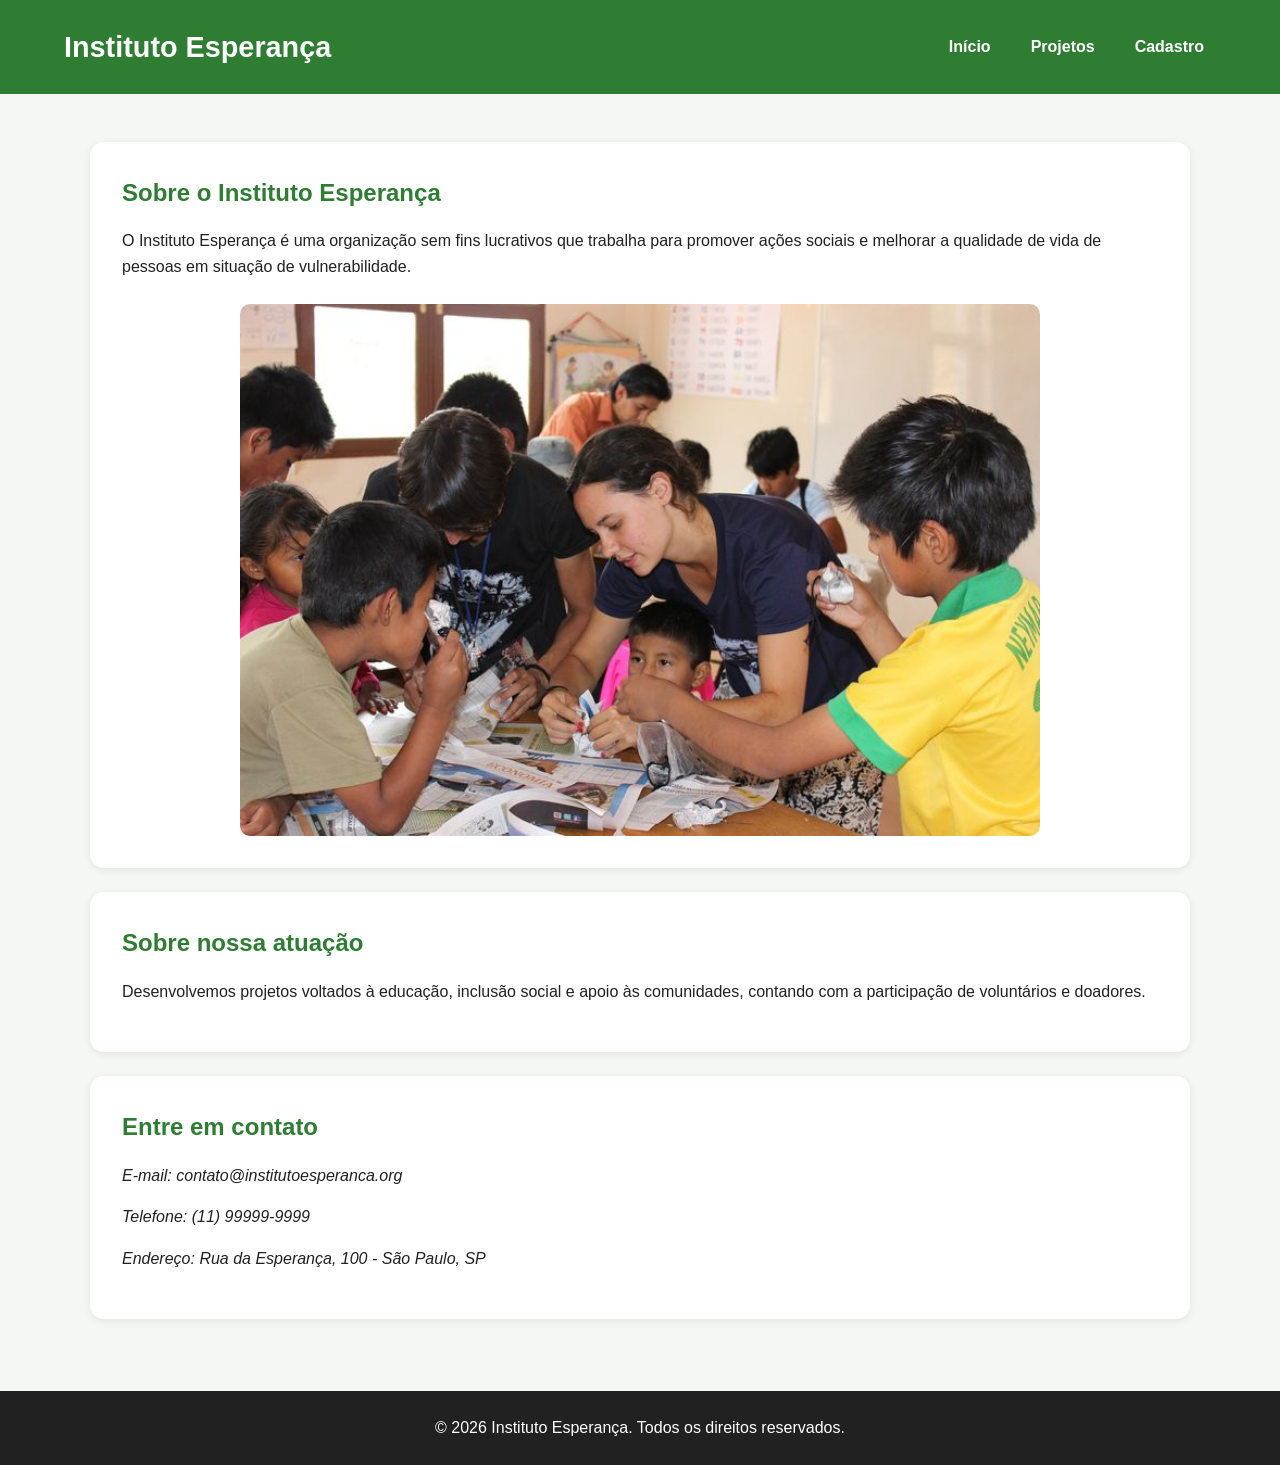
<file: index.html>
<!DOCTYPE html>
<html lang="pt-BR">

<head>
    <meta charset="UTF-8">
    <meta name="viewport" content="width=device-width, initial-scale=1.0">
    <title>Instituto Esperança</title>

    <link rel="stylesheet" href="css/style.css">
</head>

<body>

    <header>
        <h1>Instituto Esperança</h1>

        <nav>
            <a href="#inicio">Início</a>
            <a href="#projetos">Projetos</a>
            <a href="#cadastro">Cadastro</a>
        </nav>
    </header>

    <main id="app">

        <section id="inicio">

            <h2>Sobre o Instituto Esperança</h2>

            <p>
                O Instituto Esperança é uma organização sem fins lucrativos
                que trabalha para promover ações sociais e melhorar a qualidade
                de vida de pessoas em situação de vulnerabilidade.
            </p>

            <img
                src="imagens/ong.jpg"
                alt="Voluntários do Instituto Esperança realizando uma ação social"
            >

        </section>

        <section>

            <h2>Sobre nossa atuação</h2>

            <p>
                Desenvolvemos projetos voltados à educação, inclusão social
                e apoio às comunidades, contando com a participação de
                voluntários e doadores.
            </p>

        </section>

        <section>

            <h2>Entre em contato</h2>

            <address>
                <p>E-mail: contato@institutoesperanca.org</p>
                <p>Telefone: (11) 99999-9999</p>
                <p>Endereço: Rua da Esperança, 100 - São Paulo, SP</p>
            </address>

        </section>

    </main>

    <footer>
        <p>&copy; 2026 Instituto Esperança. Todos os direitos reservados.</p>
    </footer>

    <script src="js/script.js"></script>

</body>

</html>
</file>
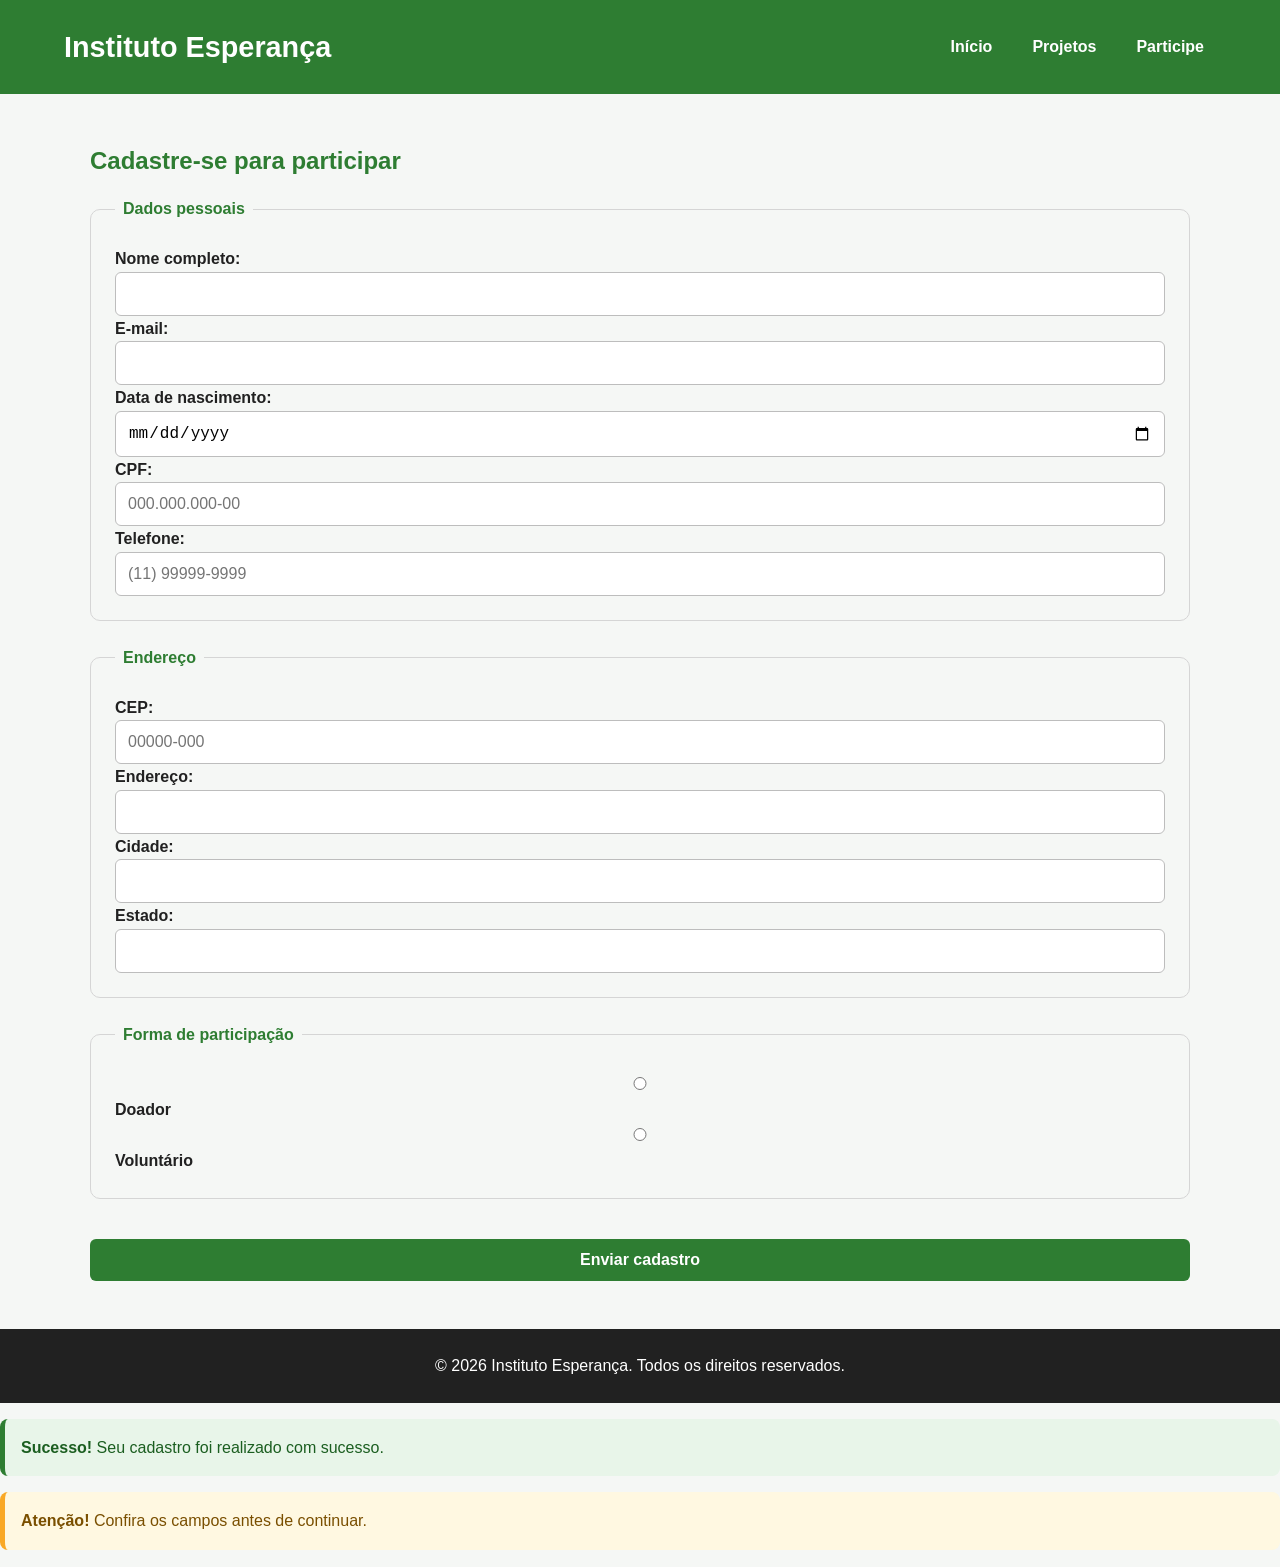
<file: html/cadastro.html>
<!DOCTYPE html>
<html lang="pt-BR">
<head>
    <meta charset="UTF-8">
    <meta name="viewport" content="width=device-width, initial-scale=1.0">
    <title>Cadastro - Instituto Esperança</title>

    <link rel="stylesheet" href="../css/style.css">
</head>

<body>

    <header>
        <h1>Instituto Esperança</h1>

        <nav>
            <a href="index.html">Início</a>
            <a href="projetos.html">Projetos</a>
            <a href="cadastro.html">Participe</a>
        </nav>
    </header>

    <main>

        <h2>Cadastre-se para participar</h2>

        <form>

            <fieldset>
                <legend>Dados pessoais</legend>

                <label for="nome">Nome completo:</label>
                <input type="text" id="nome" name="nome" required>

                <label for="email">E-mail:</label>
                <input type="email" id="email" name="email" required>

                <label for="nascimento">Data de nascimento:</label>
                <input type="date" id="nascimento" name="nascimento" required>

                <label for="cpf">CPF:</label>
                <input
                    type="text"
                    id="cpf"
                    name="cpf"
                    pattern="[0-9]{3}\.?[0-9]{3}\.?[0-9]{3}-?[0-9]{2}"
                    placeholder="000.000.000-00"
                    required
                >

                <label for="telefone">Telefone:</label>
                <input
                    type="tel"
                    id="telefone"
                    name="telefone"
                    pattern="\([0-9]{2}\)\s?[0-9]{4,5}-?[0-9]{4}"
                    placeholder="(11) 99999-9999"
                    required
                >
            </fieldset>

            <fieldset>
                <legend>Endereço</legend>

                <label for="cep">CEP:</label>
                <input
                    type="text"
                    id="cep"
                    name="cep"
                    pattern="[0-9]{5}-?[0-9]{3}"
                    placeholder="00000-000"
                    required
                >

                <label for="endereco">Endereço:</label>
                <input type="text" id="endereco" name="endereco" required>

                <label for="cidade">Cidade:</label>
                <input type="text" id="cidade" name="cidade" required>

                <label for="estado">Estado:</label>
                <input type="text" id="estado" name="estado" required>
            </fieldset>

            <fieldset>
                <legend>Forma de participação</legend>

                <label>
                    <input
                        type="radio"
                        name="participacao"
                        value="doador"
                        required
                    >
                    Doador
                </label>

                <label>
                    <input
                        type="radio"
                        name="participacao"
                        value="voluntario"
                    >
                    Voluntário
                </label>
            </fieldset>

            <button type="submit">Enviar cadastro</button>

        </form>

    </main>

    <footer>
        <p>&copy; 2026 Instituto Esperança. Todos os direitos reservados.</p>
    </footer>

</body>
</html>

<div class="alert alert-sucesso">
    <strong>Sucesso!</strong>
    Seu cadastro foi realizado com sucesso.
</div>

<div class="alert alert-atencao">
    <strong>Atenção!</strong>
    Confira os campos antes de continuar.
</div>
</file>
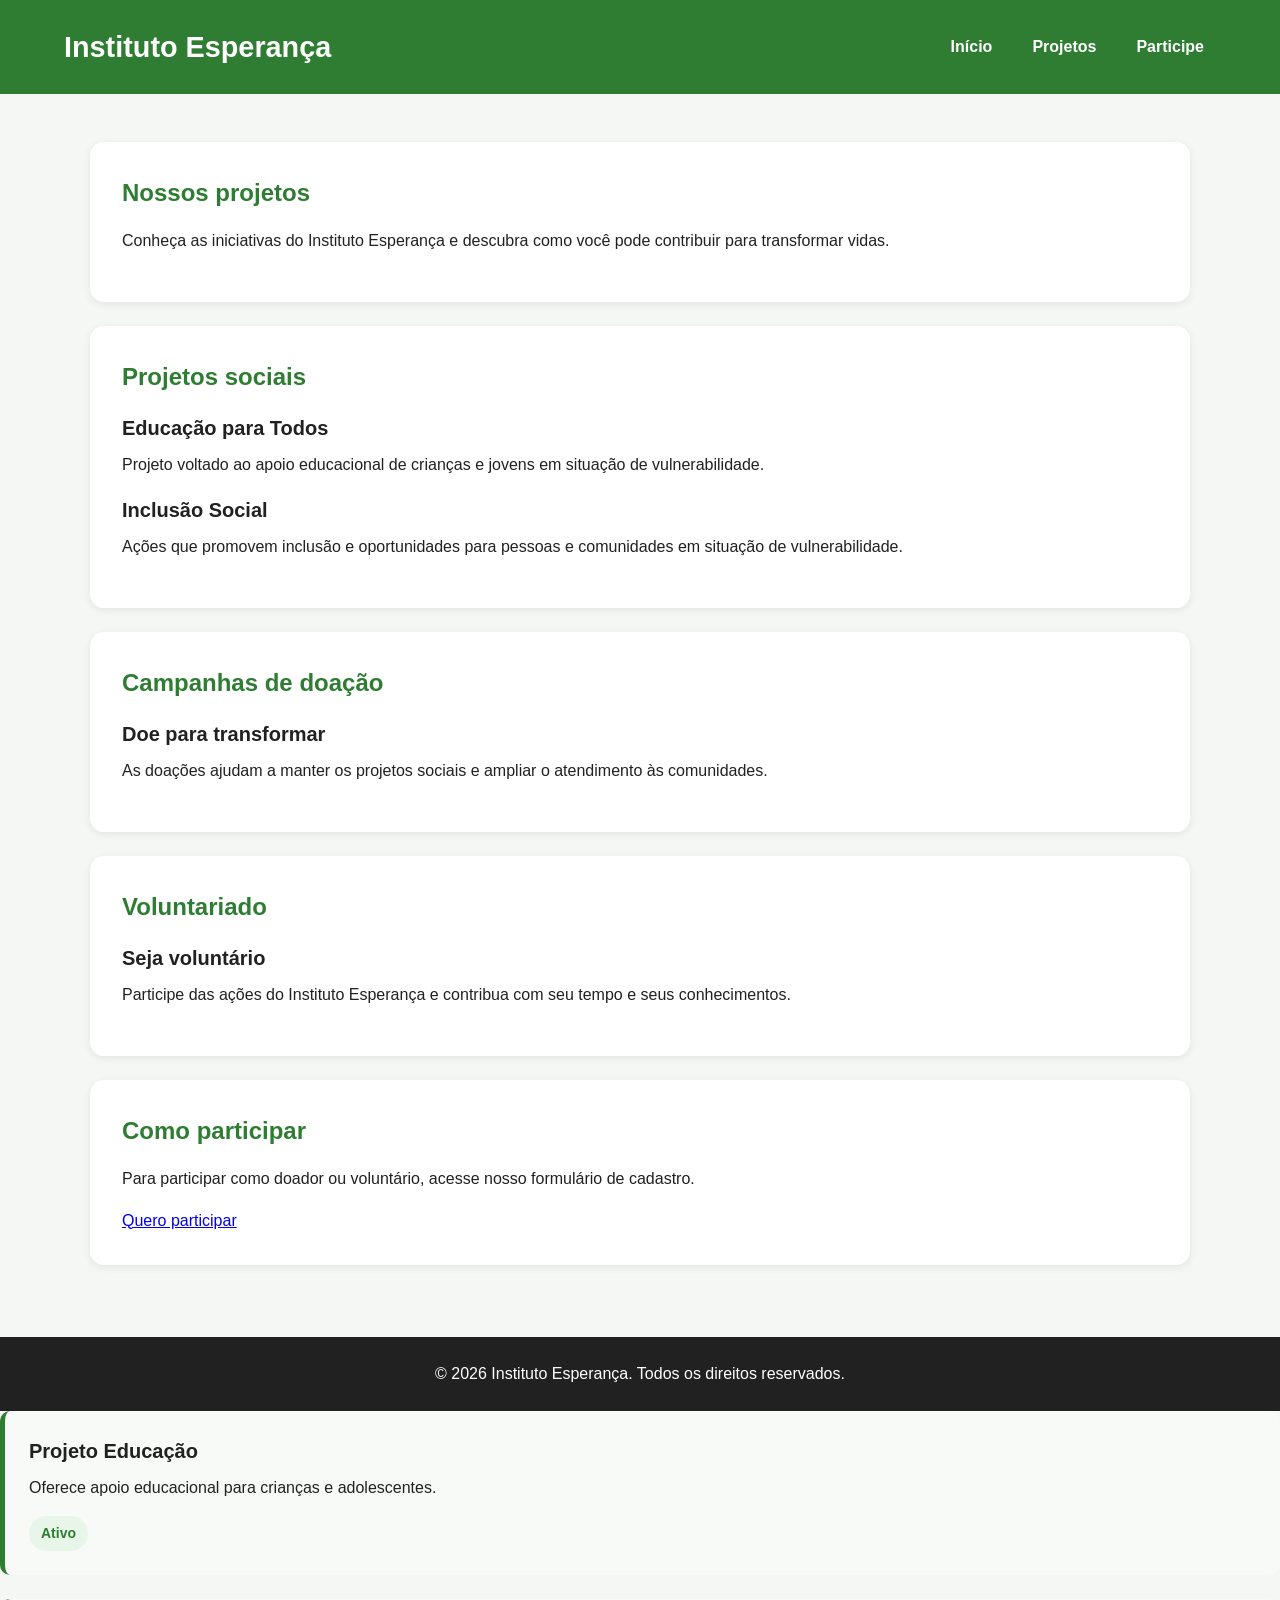
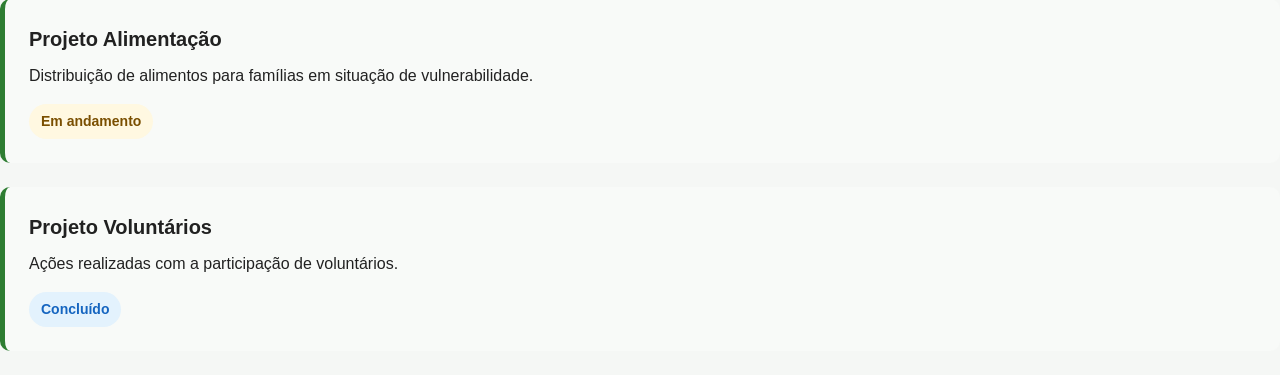
<file: html/projetos.html>
<!DOCTYPE html>
<html lang="pt-BR">
<head>
    <meta charset="UTF-8">
    <meta name="viewport" content="width=device-width, initial-scale=1.0">
    <title>Projetos - Instituto Esperança</title>

    <link rel="stylesheet" href="../css/style.css">
</head>

<body>

    <header>
        <h1>Instituto Esperança</h1>

        <nav>
            <a href="index.html">Início</a>
            <a href="projetos.html">Projetos</a>
            <a href="cadastro.html">Participe</a>
        </nav>
    </header>

    <main>

        <section>
            <h2>Nossos projetos</h2>

            <p>
                Conheça as iniciativas do Instituto Esperança e descubra
                como você pode contribuir para transformar vidas.
            </p>
        </section>

        <section>
            <h2>Projetos sociais</h2>

            <article>
                <h3>Educação para Todos</h3>
                <p>
                    Projeto voltado ao apoio educacional de crianças e jovens
                    em situação de vulnerabilidade.
                </p>
            </article>

            <article>
                <h3>Inclusão Social</h3>
                <p>
                    Ações que promovem inclusão e oportunidades para pessoas
                    e comunidades em situação de vulnerabilidade.
                </p>
            </article>
        </section>

        <section>
            <h2>Campanhas de doação</h2>

            <article>
                <h3>Doe para transformar</h3>
                <p>
                    As doações ajudam a manter os projetos sociais e ampliar
                    o atendimento às comunidades.
                </p>
            </article>
        </section>

        <section>
            <h2>Voluntariado</h2>

            <article>
                <h3>Seja voluntário</h3>
                <p>
                    Participe das ações do Instituto Esperança e contribua
                    com seu tempo e seus conhecimentos.
                </p>
            </article>
        </section>

        <section>
            <h2>Como participar</h2>

            <p>
                Para participar como doador ou voluntário, acesse nosso
                formulário de cadastro.
            </p>

            <a href="cadastro.html">Quero participar</a>
        </section>

    </main>

    <footer>
        <p>&copy; 2026 Instituto Esperança. Todos os direitos reservados.</p>
    </footer>

    <div class="projeto">
    <h3>Projeto Educação</h3>
    <p>Oferece apoio educacional para crianças e adolescentes.</p>
    <span class="badge badge-ativo">Ativo</span>
</div>

<div class="projeto">
    <h3>Projeto Alimentação</h3>
    <p>Distribuição de alimentos para famílias em situação de vulnerabilidade.</p>
    <span class="badge badge-andamento">Em andamento</span>
</div>

<div class="projeto">
    <h3>Projeto Voluntários</h3>
    <p>Ações realizadas com a participação de voluntários.</p>
    <span class="badge badge-concluido">Concluído</span>
</div>

</body>
</html>
</file>
<file: css/style.css>
/* ===== DESIGN SYSTEM ===== */

:root {
    --cor-primaria: #2E7D32;
    --cor-primaria-clara: #4CAF50;
    --cor-secundaria: #1565C0;
    --cor-secundaria-clara: #42A5F5;
    --cor-destaque: #F9A825;

    --cor-fundo: #F5F7F5;
    --cor-superficie: #FFFFFF;
    --cor-texto: #212121;
    --cor-texto-secundario: #555555;

    --espaco-xs: 4px;
    --espaco-sm: 8px;
    --espaco-md: 16px;
    --espaco-lg: 24px;
    --espaco-xl: 32px;
    --espaco-xxl: 48px;

    --raio-pequeno: 6px;
    --raio-medio: 10px;
    --raio-grande: 14px;
}


/* ===== RESET ===== */

* {
    margin: 0;
    padding: 0;
    box-sizing: border-box;
}

html {
    scroll-behavior: smooth;
}

body {
    font-family: Arial, Helvetica, sans-serif;
    background-color: var(--cor-fundo);
    color: var(--cor-texto);
    line-height: 1.6;
}


/* ===== TIPOGRAFIA ===== */

h1 {
    font-size: 2rem;
    margin-bottom: var(--espaco-lg);
}

h2 {
    font-size: 1.5rem;
    margin-bottom: var(--espaco-md);
    color: var(--cor-primaria);
}

h3 {
    font-size: 1.25rem;
    margin-bottom: var(--espaco-sm);
}

p {
    margin-bottom: var(--espaco-md);
}


/* ===== HEADER ===== */

header {
    background-color: var(--cor-primaria);
    color: #FFFFFF;
    padding: var(--espaco-lg) 5%;
    display: flex;
    justify-content: space-between;
    align-items: center;
    gap: var(--espaco-lg);
}

header h1 {
    margin: 0;
    font-size: 1.8rem;
}


/* ===== NAVEGAÇÃO ===== */

nav {
    display: flex;
    gap: var(--espaco-md);
}

nav a {
    color: #FFFFFF;
    text-decoration: none;
    padding: 8px 12px;
    border-radius: var(--raio-pequeno);
    font-weight: bold;
}

/* Estado hover */
nav a:hover {
    background-color: var(--cor-primaria-clara);
}

/* Estado focus - acessibilidade pelo teclado */
nav a:focus {
    background-color: var(--cor-primaria-clara);
    outline: 3px solid #F9A825;
    outline-offset: 3px;
}

/* Estado active */
nav a:active {
    background-color: #1B5E20;
}


/* ===== CONTEÚDO PRINCIPAL ===== */

main {
    width: min(1100px, 90%);
    margin: 0 auto;
    padding: var(--espaco-xxl) 0;
}

section {
    background-color: var(--cor-superficie);
    padding: var(--espaco-xl);
    margin-bottom: var(--espaco-lg);
    border-radius: var(--raio-grande);
    box-shadow: 0 2px 8px rgba(0, 0, 0, 0.08);
}

section img {
    display: block;
    width: 100%;
    max-width: 800px;
    height: auto;
    margin: var(--espaco-lg) auto 0;
    border-radius: var(--raio-medio);
}


/* ===== PROJETOS ===== */

.projeto {
    background-color: #F8FAF8;
    border-left: 5px solid var(--cor-primaria);
    padding: var(--espaco-lg);
    margin-bottom: var(--espaco-lg);
    border-radius: var(--raio-medio);
}

.projeto h2 {
    margin-bottom: var(--espaco-sm);
}


/* ===== FORMULÁRIO ===== */

form {
    display: flex;
    flex-direction: column;
    gap: var(--espaco-sm);
}

fieldset {
    border: 1px solid #D5D5D5;
    border-radius: var(--raio-medio);
    padding: var(--espaco-lg);
    margin-bottom: var(--espaco-md);
}

legend {
    color: var(--cor-primaria);
    font-weight: bold;
    padding: 0 var(--espaco-sm);
}

label {
    font-weight: bold;
    margin-top: var(--espaco-sm);
}

input,
select {
    width: 100%;
    padding: 12px;
    border: 1px solid #BDBDBD;
    border-radius: var(--raio-pequeno);
    font-size: 1rem;
    background-color: #FFFFFF;
}

/* Foco dos campos do formulário */
input:focus,
select:focus {
    outline: 3px solid rgba(66, 165, 245, 0.35);
    border-color: var(--cor-secundaria);
}

form button {
    background-color: var(--cor-primaria);
    color: #FFFFFF;
    border: none;
    padding: 12px 24px;
    border-radius: var(--raio-pequeno);
    font-size: 1rem;
    font-weight: bold;
    cursor: pointer;
    margin-top: var(--espaco-md);
}

/* Hover do botão */
form button:hover {
    background-color: #1B5E20;
}

/* Focus do botão */
form button:focus {
    outline: 3px solid #F9A825;
    outline-offset: 3px;
}


/* ===== BADGES ===== */

.badge {
    display: inline-block;
    padding: 6px 12px;
    border-radius: 20px;
    font-size: 14px;
    font-weight: bold;
}

.badge-ativo {
    background-color: #E8F5E9;
    color: #2E7D32;
}

.badge-andamento {
    background-color: #FFF8E1;
    color: #7A4F00;
}

.badge-concluido {
    background-color: #E3F2FD;
    color: #1565C0;
}


/* ===== ALERTAS ===== */

.alert {
    padding: 16px;
    margin: 16px 0;
    border-radius: 8px;
    border-left: 5px solid;
}

.alert-sucesso {
    background-color: #E8F5E9;
    color: #1B5E20;
    border-left-color: #2E7D32;
}

.alert-atencao {
    background-color: #FFF8E1;
    color: #7A4F00;
    border-left-color: #F9A825;
}


/* ===== MODAL ===== */

.modal {
    position: fixed;
    top: 0;
    left: 0;
    width: 100%;
    height: 100%;

    background-color: rgba(0, 0, 0, 0.5);

    display: flex;
    align-items: center;
    justify-content: center;

    padding: 20px;
    box-sizing: border-box;
    z-index: 1000;
}

.modal-conteudo {
    position: relative;
    background-color: #FFFFFF;
    width: 100%;
    max-width: 500px;
    padding: 32px;
    border-radius: 12px;
    box-shadow: 0 8px 24px rgba(0, 0, 0, 0.2);
    box-sizing: border-box;
}

.modal-conteudo h2 {
    color: #2E7D32;
    margin-bottom: 16px;
}

.modal-conteudo p {
    color: #555555;
    line-height: 1.6;
}

.modal-fechar {
    position: absolute;
    top: 12px;
    right: 16px;

    background: none;
    border: none;
    font-size: 28px;
    cursor: pointer;
}

.modal-fechar:focus {
    outline: 3px solid #F9A825;
    outline-offset: 3px;
}

.botao-principal {
    background-color: #2E7D32;
    color: #FFFFFF;
    border: none;
    padding: 12px 24px;
    border-radius: 6px;
    cursor: pointer;
    margin-top: 16px;
}

.botao-principal:hover {
    background-color: #1B5E20;
}

.botao-principal:focus {
    outline: 3px solid #F9A825;
    outline-offset: 3px;
}


/* ===== RODAPÉ ===== */

footer {
    background-color: #212121;
    color: #FFFFFF;
    text-align: center;
    padding: var(--espaco-lg);
}

footer p {
    margin: 0;
}


/* ===== RESPONSIVIDADE ===== */

@media (max-width: 900px) {

    header {
        flex-direction: column;
        text-align: center;
    }

    nav {
        flex-wrap: wrap;
        justify-content: center;
    }

    main {
        width: 92%;
    }
}


@media (max-width: 700px) {

    header h1 {
        font-size: 1.5rem;
    }

    section {
        padding: var(--espaco-lg);
    }

    h1 {
        font-size: 1.7rem;
    }

    h2 {
        font-size: 1.35rem;
    }
}


@media (max-width: 500px) {

    main {
        width: 94%;
        padding: var(--espaco-lg) 0;
    }

    section {
        padding: var(--espaco-md);
    }

    nav {
        flex-direction: column;
        width: 100%;
    }

    nav a {
        text-align: center;
    }

    fieldset {
        padding: var(--espaco-md);
    }
}
</file>
